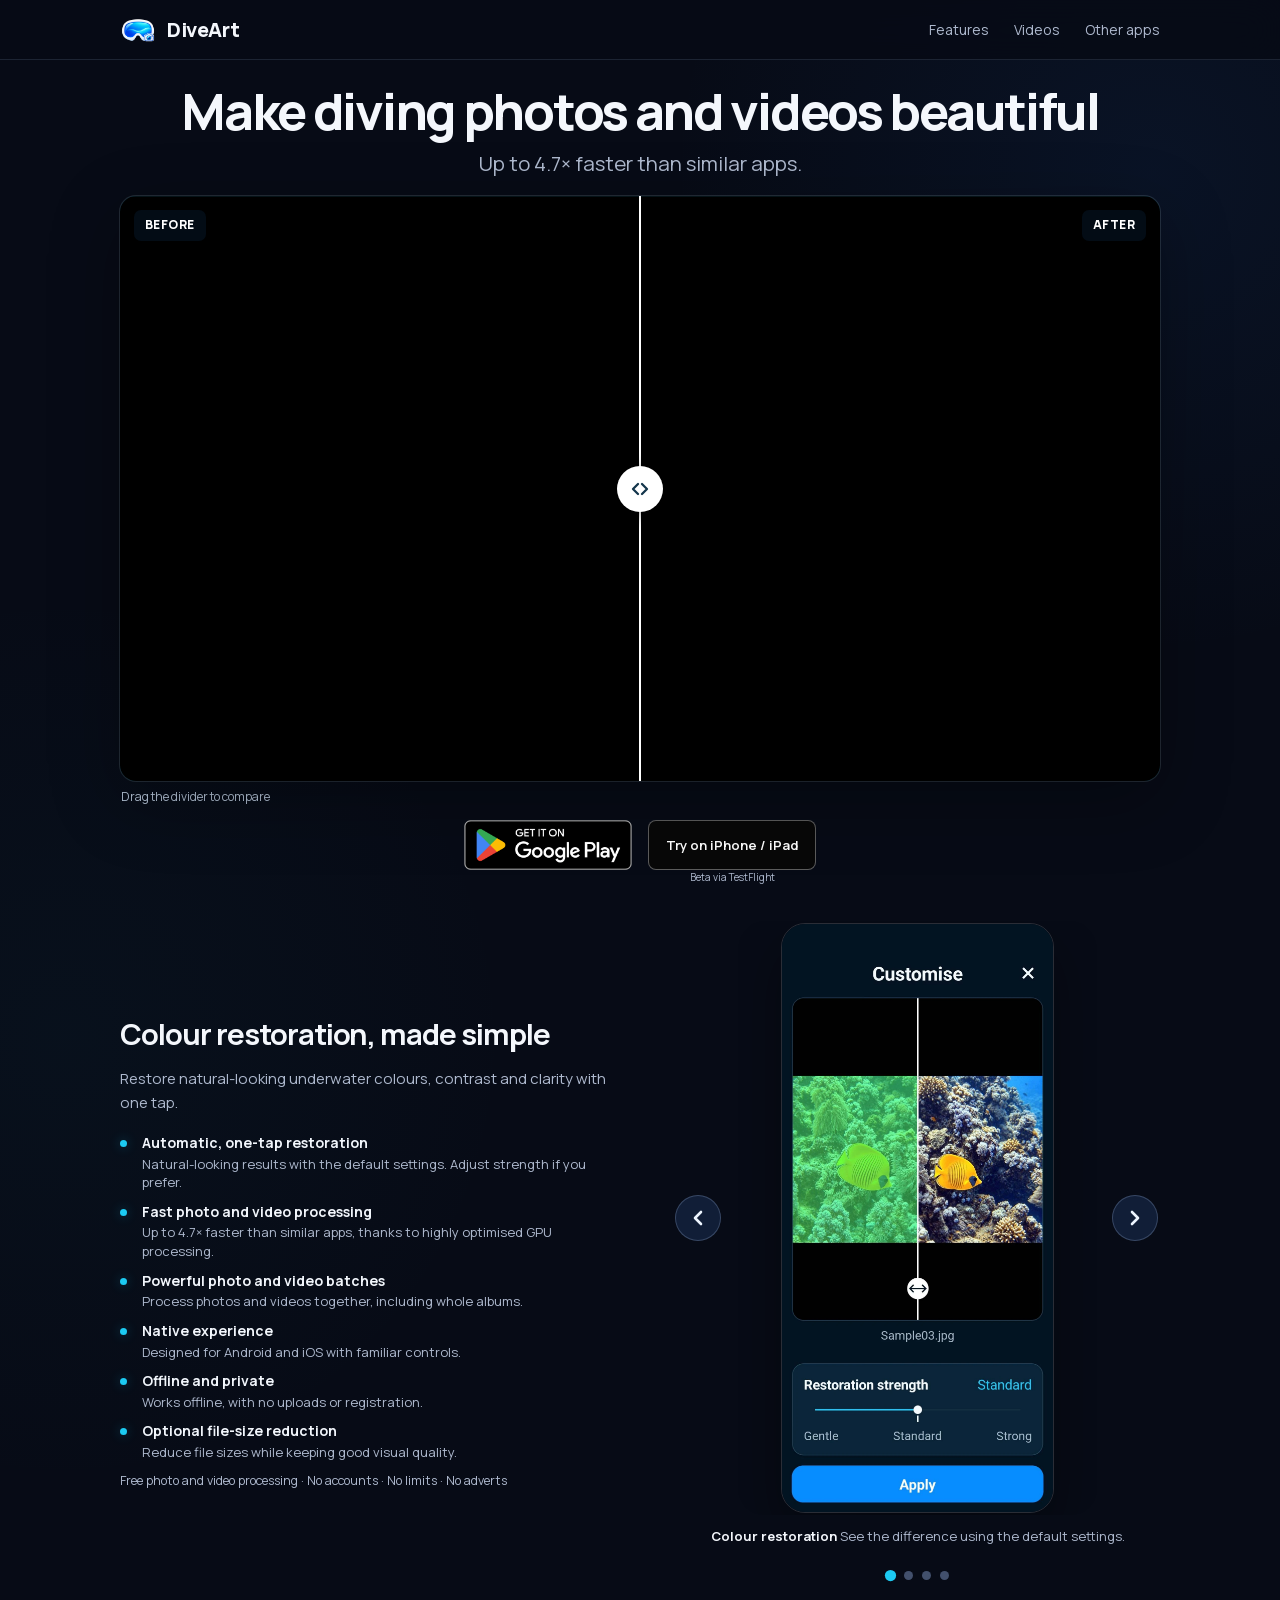
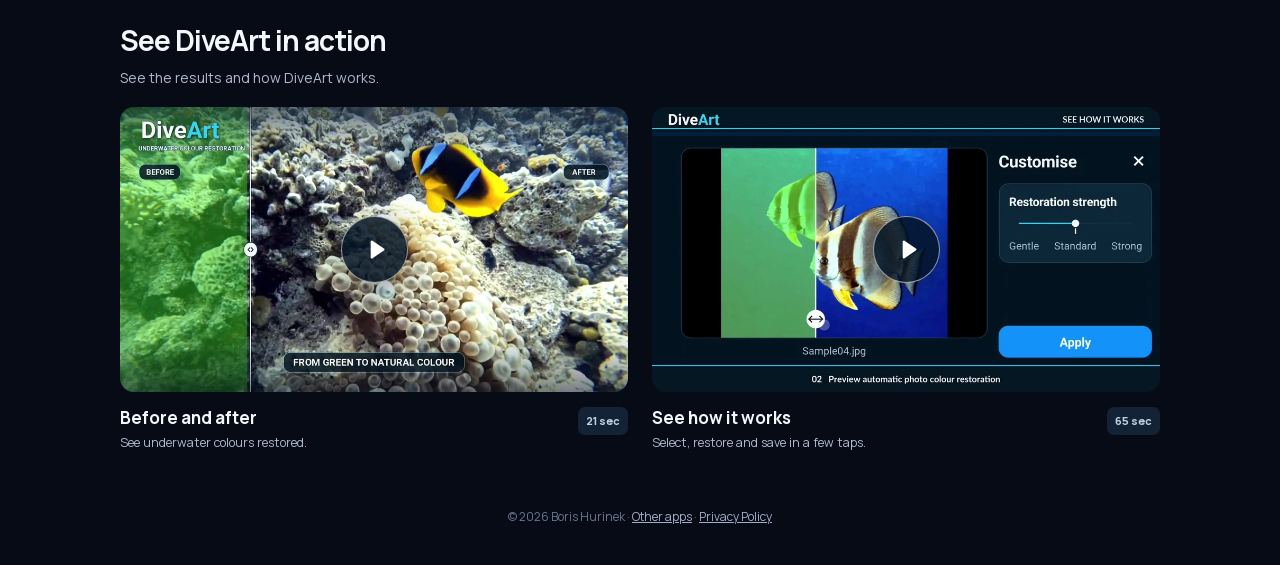
<file: index.html>
<!doctype html>
<html lang="en">
<head>
  <meta charset="utf-8">
  <meta name="viewport" content="width=device-width, initial-scale=1">
  <meta name="theme-color" content="#070b16">
  <meta name="description" content="Make diving photos and videos beautiful with DiveArt. Restore natural-looking underwater colours automatically, with one tap. Private, offline photo and video processing.">
  <title>DiveArt | Make diving photos and videos beautiful</title>
  <link rel="icon" href="favicon.ico" sizes="any">
  <link rel="icon" type="image/png" sizes="32x32" href="favicon-32x32.png">
  <link rel="apple-touch-icon" sizes="180x180" href="apple-touch-icon.png">
  <link rel="preload" href="assets/fonts/manrope-latin-vf.woff2" as="font" type="font/woff2" crossorigin>
  <link rel="stylesheet" href="assets/css/site.css">
  <link rel="stylesheet" href="assets/css/diveart-additions.css">
  <script src="assets/js/site.js" defer></script>
  <script src="assets/js/comparison.js" defer></script>
</head>
<body class="diveart-home">
  <a class="skip-link" href="#main">Skip to content</a>
  <header class="site-header" data-header>
    <div class="header-inner">
      <a class="brand" href="#top" aria-label="DiveArt home">
        <img class="brand-mark" src="assets/images/diveart/app-icon.webp" width="38" height="38" alt="">
        <span class="brand-name">DiveArt</span>
      </a>
      <nav class="site-nav" aria-label="Main navigation">
        <a class="nav-desktop" href="#features">Features</a>
        <a class="nav-desktop" href="#videos">Videos</a>
        <a href="apps.html">Other apps</a>
      </nav>
    </div>
  </header>
  <main id="main">
    <section class="diveart-hero" id="top" aria-labelledby="hero-title">
      <div class="shell">
        <h1 id="hero-title">Make diving photos and videos beautiful</h1>
        <p class="hero-subtitle">Up to 4.7× faster than similar apps.</p>
        <div class="comparison-wrap">
          <div class="comparison" data-comparison style="--split: 50%" aria-label="Underwater colour restoration before and after">
            <video data-combined-video class="comparison-source" autoplay muted playsinline loop preload="auto" aria-hidden="true">
              <source src="assets/videos/stingray-combined.mp4" type="video/mp4">
            </video>
            <canvas data-comparison-canvas class="comparison-canvas" width="1280" height="720" aria-hidden="true"></canvas>
            <span class="comparison-label comparison-label-before" aria-hidden="true">BEFORE</span>
            <span class="comparison-label comparison-label-after" aria-hidden="true">AFTER</span>
            <span class="comparison-divider" aria-hidden="true">
              <span class="comparison-handle">
                <svg viewBox="0 0 24 24" width="24" height="24" fill="none" aria-hidden="true" focusable="false">
                  <path d="M10 7L5 12L10 17M14 7L19 12L14 17" stroke="currentColor" stroke-width="2.3" stroke-linecap="round" stroke-linejoin="round"/>
                </svg>
              </span>
            </span>
            <input class="comparison-slider" data-comparison-slider type="range" min="0" max="100" value="50" step="1" aria-label="Compare BEFORE on the left and AFTER on the right">
            <button class="comparison-play" data-comparison-play type="button" hidden>Play video</button>
          </div>
          <div class="comparison-bottom">
            <span>Drag the divider to compare</span>
            <span class="comparison-status" data-comparison-status role="status" aria-live="polite"></span>
          </div>
        </div>
        <div class="hero-stores" aria-label="Download DiveArt">
          <a class="store-badge google-badge" href="https://play.google.com/store/apps/details?id=com.borishurinekapps.diveart" target="_blank" rel="noopener" aria-label="Get DiveArt on Google Play">
            
            <img class="store-official" src="assets/images/store-badges/google-play.png" alt="Get it on Google Play">
          </a>
          <a class="store-testflight" href="https://testflight.apple.com/join/rVzfcXkb" target="_blank" rel="noopener" aria-label="Try DiveArt on iPhone or iPad, beta via TestFlight">
            <span class="testflight-button">Try on iPhone / iPad</span>
            <small>Beta via TestFlight</small>
          </a>
        </div>
      </div>
    </section>
    <section class="diveart-details shell" id="features" aria-label="DiveArt features">
      <div class="diveart-features">
        <div class="diveart-feature-copy">
          <h2>Colour restoration, made simple</h2>
          <p class="app-description">Restore natural-looking underwater colours, contrast and clarity with one tap.</p>
<div aria-label="DiveArt highlights" class="feature-list">
<div class="feature-item"><span aria-hidden="true" class="feature-dot"></span><div><strong>Automatic, one-tap restoration</strong><span>Natural-looking results with the default settings. Adjust strength if you prefer.</span></div></div>
<div class="feature-item"><span aria-hidden="true" class="feature-dot"></span><div><strong>Fast photo and video processing</strong><span>Up to 4.7× faster than similar apps, thanks to highly optimised GPU processing.</span></div></div>
<div class="feature-item"><span aria-hidden="true" class="feature-dot"></span><div><strong>Powerful photo and video batches</strong><span>Process photos and videos together, including whole albums.</span></div></div>
<div class="feature-item"><span aria-hidden="true" class="feature-dot"></span><div><strong>Native experience</strong><span>Designed for Android and iOS with familiar controls.</span></div></div>
<div class="feature-item"><span aria-hidden="true" class="feature-dot"></span><div><strong>Offline and private</strong><span>Works offline, with no uploads or registration.</span></div></div>
<div class="feature-item"><span aria-hidden="true" class="feature-dot"></span><div><strong>Optional file-size reduction</strong><span>Reduce file sizes while keeping good visual quality.</span></div></div>
</div>
<p class="diveart-benefits">Free photo and video processing · No accounts · No limits · No adverts</p>
        </div>
        <div class="diveart-gallery"><div aria-label="DiveArt screenshots" class="carousel" data-carousel=""><div class="carousel-shell"><button aria-label="Previous DiveArt screenshot" class="carousel-arrow carousel-prev" data-carousel-prev="" type="button"><svg aria-hidden="true" fill="none" focusable="false" height="24" viewbox="0 0 24 24" width="24"><path d="M15 18L9 12L15 6" stroke="currentColor" stroke-linecap="round" stroke-linejoin="round" stroke-width="2.6"></path></svg></button><div class="carousel-viewport" data-carousel-viewport="" tabindex="0"><div class="carousel-track" data-carousel-track=""><figure class="carousel-slide" data-caption="Colour restoration | See the difference using the default settings."><img alt="DiveArt before and after underwater colour restoration comparison" class="carousel-image" draggable="false" height="2340" loading="lazy" src="assets/images/diveart/customise.webp" width="1080"/></figure><figure class="carousel-slide" data-caption="One gallery | Browse photos and videos together."><img alt="DiveArt gallery selecting underwater photos and videos" class="carousel-image" draggable="false" height="2340" loading="lazy" src="assets/images/diveart/gallery.webp" width="1080"/></figure><figure class="carousel-slide" data-caption="Batch results | View your restored photos and videos."><img alt="DiveArt batch results showing underwater photos processed" class="carousel-image" draggable="false" height="2340" loading="lazy" src="assets/images/diveart/results.webp" width="1080"/></figure><figure class="carousel-slide" data-caption="Range selection | Select groups of photos with fewer taps."><img alt="DiveArt range selection tips for choosing many photos" class="carousel-image" draggable="false" height="2622" loading="lazy" src="assets/images/diveart/selection.webp" width="1206"/></figure></div></div><button aria-label="Next DiveArt screenshot" class="carousel-arrow carousel-next" data-carousel-next="" type="button"><svg aria-hidden="true" fill="none" focusable="false" height="24" viewbox="0 0 24 24" width="24"><path d="M9 6L15 12L9 18" stroke="currentColor" stroke-linecap="round" stroke-linejoin="round" stroke-width="2.6"></path></svg></button></div><p aria-live="polite" class="carousel-caption" data-carousel-caption=""></p><div aria-label="Choose DiveArt screenshot" class="carousel-dots" data-carousel-dots=""></div></div></div>
      </div>
      <div id="videos"><section aria-labelledby="diveart-videos-title" class="diveart-videos">
<div class="diveart-videos-heading">
<div>
<h2 id="diveart-videos-title">See DiveArt in action</h2>
<p>See the results and how DiveArt works.</p>
</div>
</div>
<div class="diveart-video-grid">
<article class="diveart-video-card">
<div class="diveart-video-frame">
<video aria-label="DiveArt before-and-after colour restoration video" class="diveart-video-player" data-video-src="assets/videos/DiveArt_Promo_01_Landscape.mp4" playsinline poster="assets/images/diveart/promo-poster.webp" preload="none" width="960" height="540" controlsList="nodownload" oncontextmenu="return false;"></video>
<button aria-label="Play DiveArt before-and-after promotional video (21 seconds)" class="diveart-video-start" data-video-open type="button">
<span aria-hidden="true" class="diveart-video-play"><svg fill="currentColor" focusable="false" height="29" viewbox="0 0 24 24" width="29"><path d="M8 5.6v12.8c0 .8.85 1.3 1.54.9l9.38-6.4a1.1 1.1 0 0 0 0-1.8L9.54 4.7A1.04 1.04 0 0 0 8 5.6Z"></path></svg></span>
</button>
</div>
<div class="diveart-video-info"><div><h3>Before and after</h3><p>See underwater colours restored.</p></div><span class="diveart-video-duration">21 sec</span></div>
</article>
<article class="diveart-video-card">
<div class="diveart-video-frame">
<video aria-label="See how DiveArt works: selecting, restoring and saving underwater photos and videos" class="diveart-video-player" data-video-src="assets/videos/DiveArt_Workflow_01_Landscape.mp4" playsinline poster="assets/images/diveart/workflow-poster.webp" preload="none" width="960" height="540" controlsList="nodownload" oncontextmenu="return false;"></video>
<button aria-label="Play DiveArt workflow demonstration (65 seconds)" class="diveart-video-start" data-video-open type="button">
<span aria-hidden="true" class="diveart-video-play"><svg fill="currentColor" focusable="false" height="29" viewbox="0 0 24 24" width="29"><path d="M8 5.6v12.8c0 .8.85 1.3 1.54.9l9.38-6.4a1.1 1.1 0 0 0 0-1.8L9.54 4.7A1.04 1.04 0 0 0 8 5.6Z"></path></svg></span>
</button>
</div>
<div class="diveart-video-info"><div><h3>See how it works</h3><p>Select, restore and save in a few taps.</p></div><span class="diveart-video-duration">65 sec</span></div>
</article>
</div>
<noscript><p class="diveart-video-noscript">Videos: <a href="assets/videos/DiveArt_Promo_01_Landscape.mp4">before and after</a> | <a href="assets/videos/DiveArt_Workflow_01_Landscape.mp4">how it works</a>.</p></noscript>
</section></div>
    </section>
  </main>
  <footer class="site-footer"><div class="shell"><p>© 2026 Boris Hurinek · <a href="apps.html">Other apps</a> · <a href="diveart-privacy.html">Privacy Policy</a></p></div></footer>
</body>
</html>
</file>
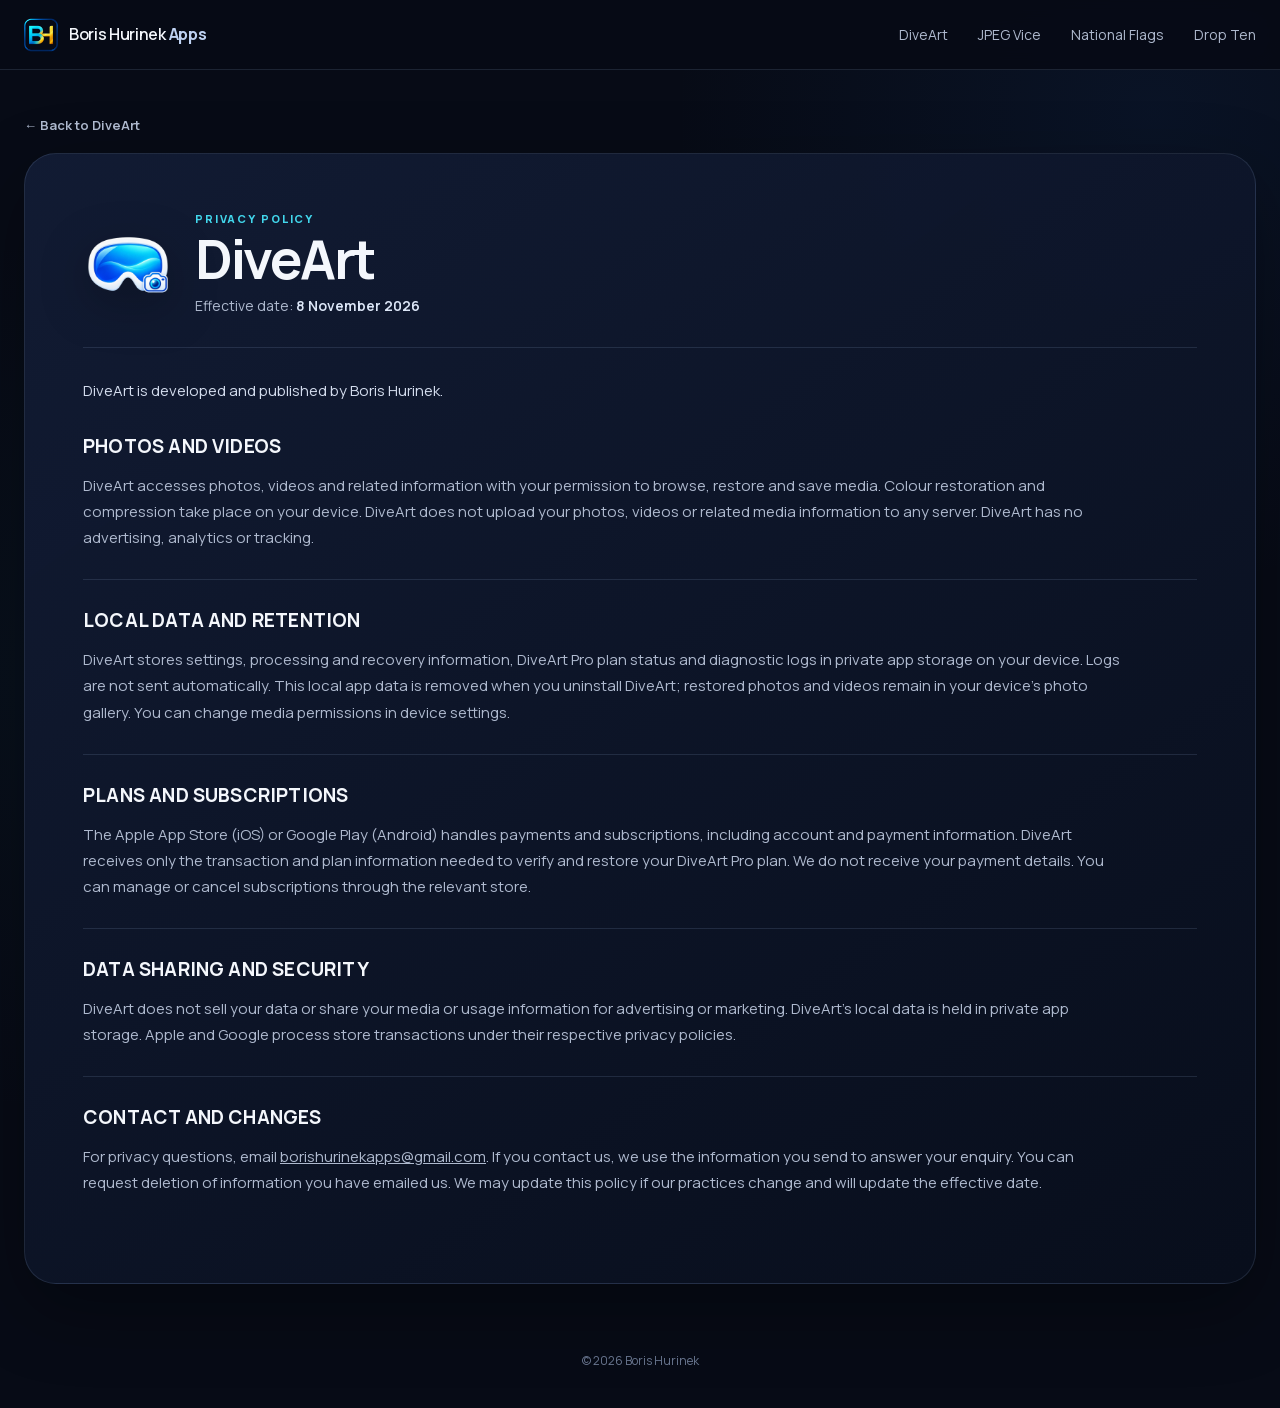
<file: diveart-privacy.html>
<!doctype html>
<html lang="en">
<head>
  <meta charset="utf-8">
  <meta name="viewport" content="width=device-width, initial-scale=1">
  <meta name="theme-color" content="#070b16">
  <meta name="description" content="Privacy Policy for DiveArt, developed and published by Boris Hurinek.">
  <title>DiveArt Privacy Policy | Boris Hurinek Apps</title>

  <link rel="icon" href="favicon.ico" sizes="any">
  <link rel="icon" type="image/png" sizes="32x32" href="favicon-32x32.png">
  <link rel="apple-touch-icon" sizes="180x180" href="apple-touch-icon.png">

  <link rel="preload" href="assets/fonts/manrope-latin-vf.woff2" as="font" type="font/woff2" crossorigin>
  <link rel="stylesheet" href="assets/css/site.css">
</head>
<body class="policy-page">
  <a class="skip-link" href="#main">Skip to content</a>

  <header class="site-header is-scrolled">
    <div class="header-inner">
      <a class="brand" href="index.html" aria-label="Boris Hurinek Apps, home">
        <img class="brand-mark" src="assets/images/site-mark.png" width="38" height="38" alt="">
        <span class="brand-name">Boris Hurinek <strong>Apps</strong></span>
      </a>
      <nav class="site-nav" aria-label="Primary navigation">
        <a href="index.html#diveart">DiveArt</a>
        <a href="index.html#jpeg-vice">JPEG Vice</a>
        <a href="index.html#national-flags">National Flags</a>
        <a href="index.html#drop-ten">Drop Ten</a>
      </nav>
    </div>
  </header>

  <main id="main" class="policy-main">
    <div class="shell policy-shell">
      <a class="back-link" href="index.html#diveart">← Back to DiveArt</a>

      <article class="policy-card">
        <header class="policy-header">
          <img class="policy-app-icon" src="assets/images/diveart/app-icon.webp" alt="DiveArt app icon" width="512" height="512">
          <div>
            <p class="policy-kicker">PRIVACY POLICY</p>
            <h1>DiveArt</h1>
            <p class="policy-effective">Effective date: <strong>8 November 2026</strong></p>
          </div>
        </header>

        <p>DiveArt is developed and published by Boris Hurinek.</p>

        <section class="policy-section">
          <h2>Photos and videos</h2>
          <p>DiveArt accesses photos, videos and related information with your permission to browse, restore and save media. Colour restoration and compression take place on your device. DiveArt does not upload your photos, videos or related media information to any server. DiveArt has no advertising, analytics or tracking.</p>
        </section>

        <section class="policy-section">
          <h2>Local data and retention</h2>
          <p>DiveArt stores settings, processing and recovery information, DiveArt Pro plan status and diagnostic logs in private app storage on your device. Logs are not sent automatically. This local app data is removed when you uninstall DiveArt; restored photos and videos remain in your device's photo gallery. You can change media permissions in device settings.</p>
        </section>

        <section class="policy-section">
          <h2>Plans and subscriptions</h2>
          <p>The Apple App Store (iOS) or Google Play (Android) handles payments and subscriptions, including account and payment information. DiveArt receives only the transaction and plan information needed to verify and restore your DiveArt Pro plan. We do not receive your payment details. You can manage or cancel subscriptions through the relevant store.</p>
        </section>

        <section class="policy-section">
          <h2>Data sharing and security</h2>
          <p>DiveArt does not sell your data or share your media or usage information for advertising or marketing. DiveArt's local data is held in private app storage. Apple and Google process store transactions under their respective privacy policies.</p>
        </section>

        <section class="policy-section">
          <h2>Contact and changes</h2>
          <p>For privacy questions, email <a href="mailto:borishurinekapps@gmail.com">borishurinekapps@gmail.com</a>. If you contact us, we use the information you send to answer your enquiry. You can request deletion of information you have emailed us. We may update this policy if our practices change and will update the effective date.</p>
        </section>
      </article>
    </div>
  </main>

  <footer class="site-footer">
    <div class="shell"><p>© 2026 Boris Hurinek</p></div>
  </footer>
</body>
</html>
</file>
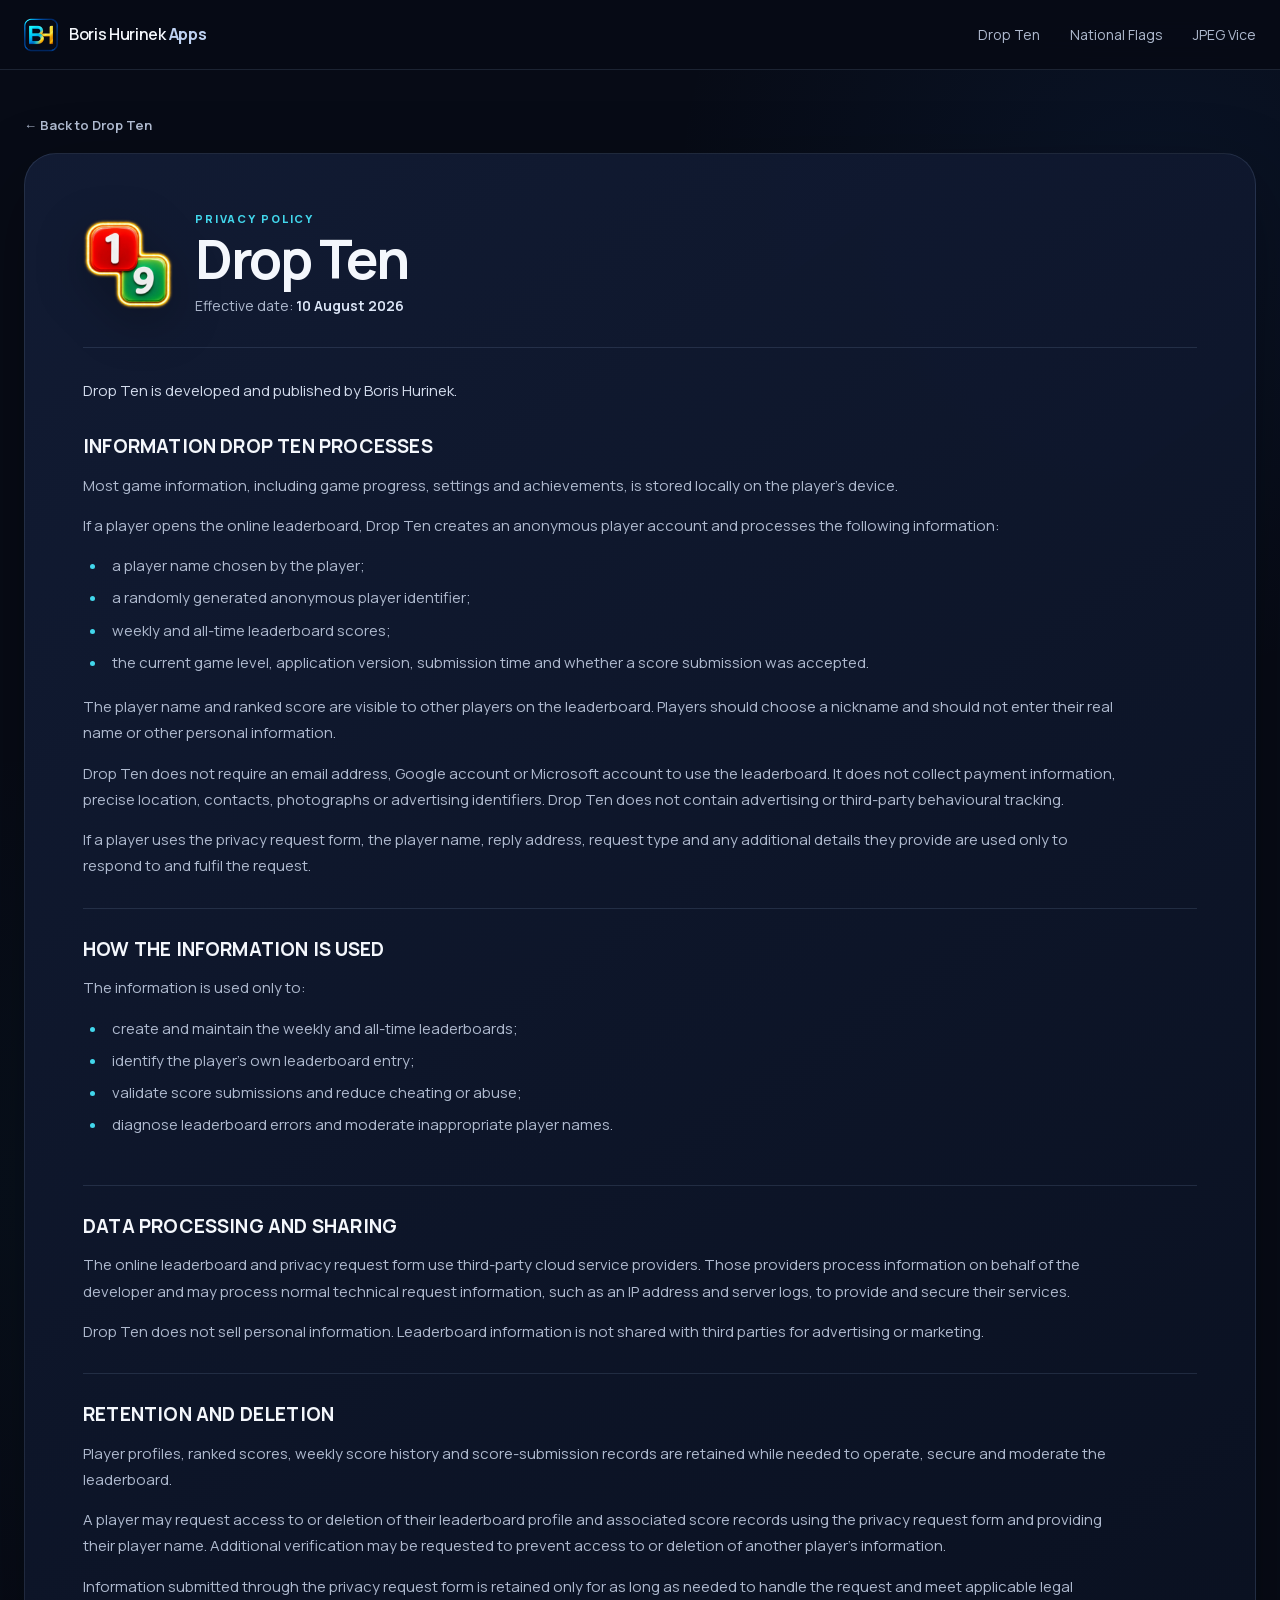
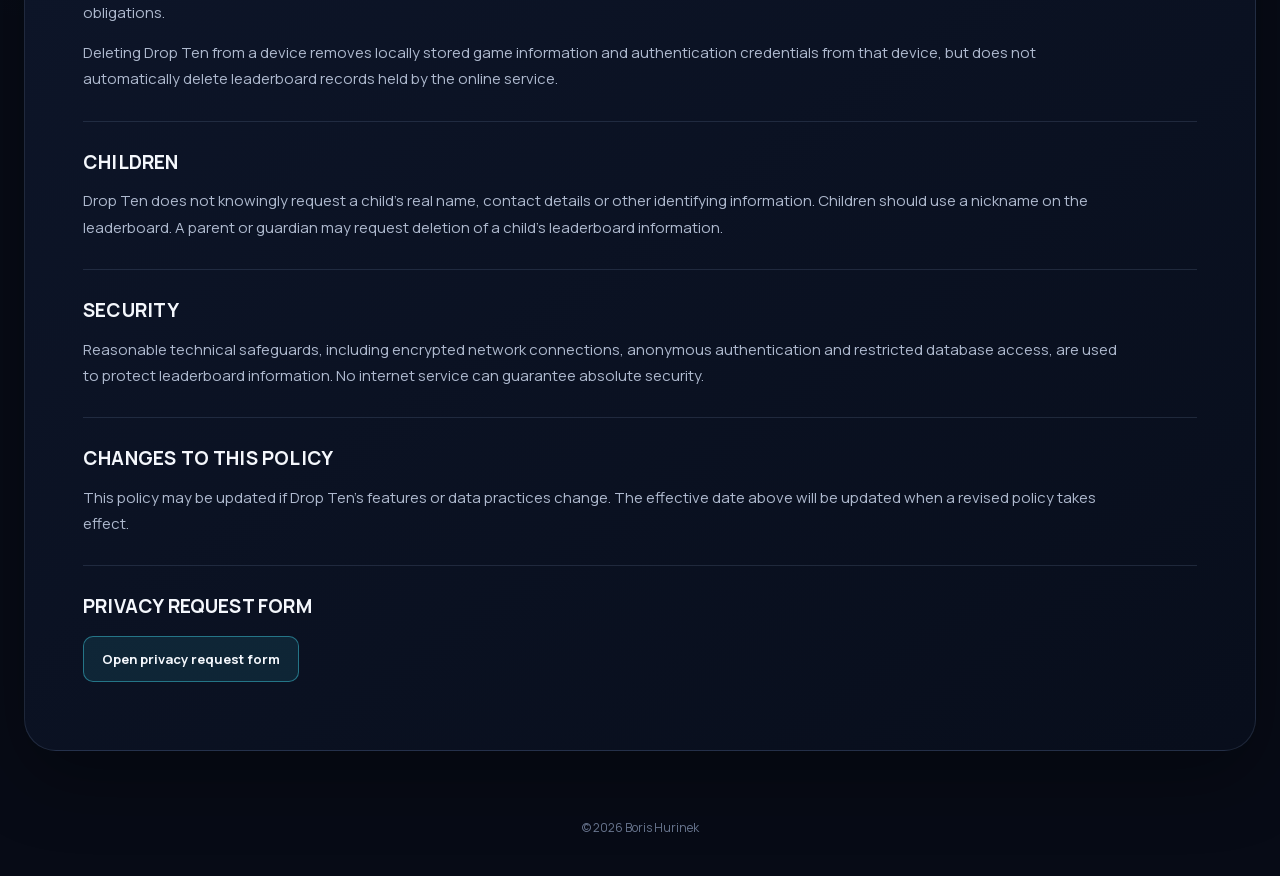
<file: drop-ten-privacy.html>
<!doctype html>
<html lang="en">
<head>
  <meta charset="utf-8">
  <meta name="viewport" content="width=device-width, initial-scale=1">
  <meta name="theme-color" content="#070b16">
  <meta name="description" content="Privacy Policy for Drop Ten, developed and published by Boris Hurinek.">
  <title>Drop Ten Privacy Policy | Boris Hurinek Apps</title>

  <link rel="icon" href="favicon.ico" sizes="any">
  <link rel="icon" type="image/png" sizes="32x32" href="favicon-32x32.png">
  <link rel="apple-touch-icon" sizes="180x180" href="apple-touch-icon.png">

  <link rel="preload" href="assets/fonts/manrope-latin-vf.woff2" as="font" type="font/woff2" crossorigin>
  <link rel="stylesheet" href="assets/css/site.css">
</head>
<body class="policy-page">
  <a class="skip-link" href="#main">Skip to content</a>

  <header class="site-header is-scrolled">
    <div class="header-inner">
      <a class="brand" href="index.html" aria-label="Boris Hurinek Apps, home">
        <img class="brand-mark" src="assets/images/site-mark.png" width="38" height="38" alt="">
        <span class="brand-name">Boris Hurinek <strong>Apps</strong></span>
      </a>
      <nav class="site-nav" aria-label="Primary navigation">
        <a href="index.html#drop-ten">Drop Ten</a>
        <a href="index.html#national-flags">National Flags</a>
        <a href="index.html#jpeg-vice">JPEG Vice</a>
      </nav>
    </div>
  </header>

  <main id="main" class="policy-main">
    <div class="shell policy-shell">
      <a class="back-link" href="index.html#drop-ten">← Back to Drop Ten</a>

      <article class="policy-card">
        <header class="policy-header">
          <img class="policy-app-icon" src="assets/images/drop-ten/app-icon.webp" alt="Drop Ten app icon" width="512" height="512">
          <div>
            <p class="policy-kicker">PRIVACY POLICY</p>
            <h1>Drop Ten</h1>
            <p class="policy-effective">Effective date: <strong>10 August 2026</strong></p>
          </div>
        </header>

        <p>Drop Ten is developed and published by Boris Hurinek.</p>

        <section class="policy-section">
          <h2>Information Drop Ten processes</h2>
          <p>Most game information, including game progress, settings and achievements, is stored locally on the player's device.</p>
          <p>If a player opens the online leaderboard, Drop Ten creates an anonymous player account and processes the following information:</p>
          <ul>
            <li>a player name chosen by the player;</li>
            <li>a randomly generated anonymous player identifier;</li>
            <li>weekly and all-time leaderboard scores;</li>
            <li>the current game level, application version, submission time and whether a score submission was accepted.</li>
          </ul>
          <p>The player name and ranked score are visible to other players on the leaderboard. Players should choose a nickname and should not enter their real name or other personal information.</p>
          <p>Drop Ten does not require an email address, Google account or Microsoft account to use the leaderboard. It does not collect payment information, precise location, contacts, photographs or advertising identifiers. Drop Ten does not contain advertising or third-party behavioural tracking.</p>
          <p>If a player uses the privacy request form, the player name, reply address, request type and any additional details they provide are used only to respond to and fulfil the request.</p>
        </section>

        <section class="policy-section">
          <h2>How the information is used</h2>
          <p>The information is used only to:</p>
          <ul>
            <li>create and maintain the weekly and all-time leaderboards;</li>
            <li>identify the player's own leaderboard entry;</li>
            <li>validate score submissions and reduce cheating or abuse;</li>
            <li>diagnose leaderboard errors and moderate inappropriate player names.</li>
          </ul>
        </section>

        <section class="policy-section">
          <h2>Data processing and sharing</h2>
          <p>The online leaderboard and privacy request form use third-party cloud service providers. Those providers process information on behalf of the developer and may process normal technical request information, such as an IP address and server logs, to provide and secure their services.</p>
          <p>Drop Ten does not sell personal information. Leaderboard information is not shared with third parties for advertising or marketing.</p>
        </section>

        <section class="policy-section">
          <h2>Retention and deletion</h2>
          <p>Player profiles, ranked scores, weekly score history and score-submission records are retained while needed to operate, secure and moderate the leaderboard.</p>
          <p>A player may request access to or deletion of their leaderboard profile and associated score records using the privacy request form and providing their player name. Additional verification may be requested to prevent access to or deletion of another player's information.</p>
          <p>Information submitted through the privacy request form is retained only for as long as needed to handle the request and meet applicable legal obligations.</p>
          <p>Deleting Drop Ten from a device removes locally stored game information and authentication credentials from that device, but does not automatically delete leaderboard records held by the online service.</p>
        </section>

        <section class="policy-section">
          <h2>Children</h2>
          <p>Drop Ten does not knowingly request a child's real name, contact details or other identifying information. Children should use a nickname on the leaderboard. A parent or guardian may request deletion of a child's leaderboard information.</p>
        </section>

        <section class="policy-section">
          <h2>Security</h2>
          <p>Reasonable technical safeguards, including encrypted network connections, anonymous authentication and restricted database access, are used to protect leaderboard information. No internet service can guarantee absolute security.</p>
        </section>

        <section class="policy-section">
          <h2>Changes to this policy</h2>
          <p>This policy may be updated if Drop Ten's features or data practices change. The effective date above will be updated when a revised policy takes effect.</p>
        </section>

        <section class="policy-section policy-request">
          <h2>Privacy request form</h2>
          <a class="policy-button" href="https://forms.cloud.microsoft/r/HHPSnJedVT" target="_blank" rel="noopener">Open privacy request form</a>
        </section>
      </article>
    </div>
  </main>

  <footer class="site-footer">
    <div class="shell"><p>© 2026 Boris Hurinek</p></div>
  </footer>
</body>
</html>
</file>
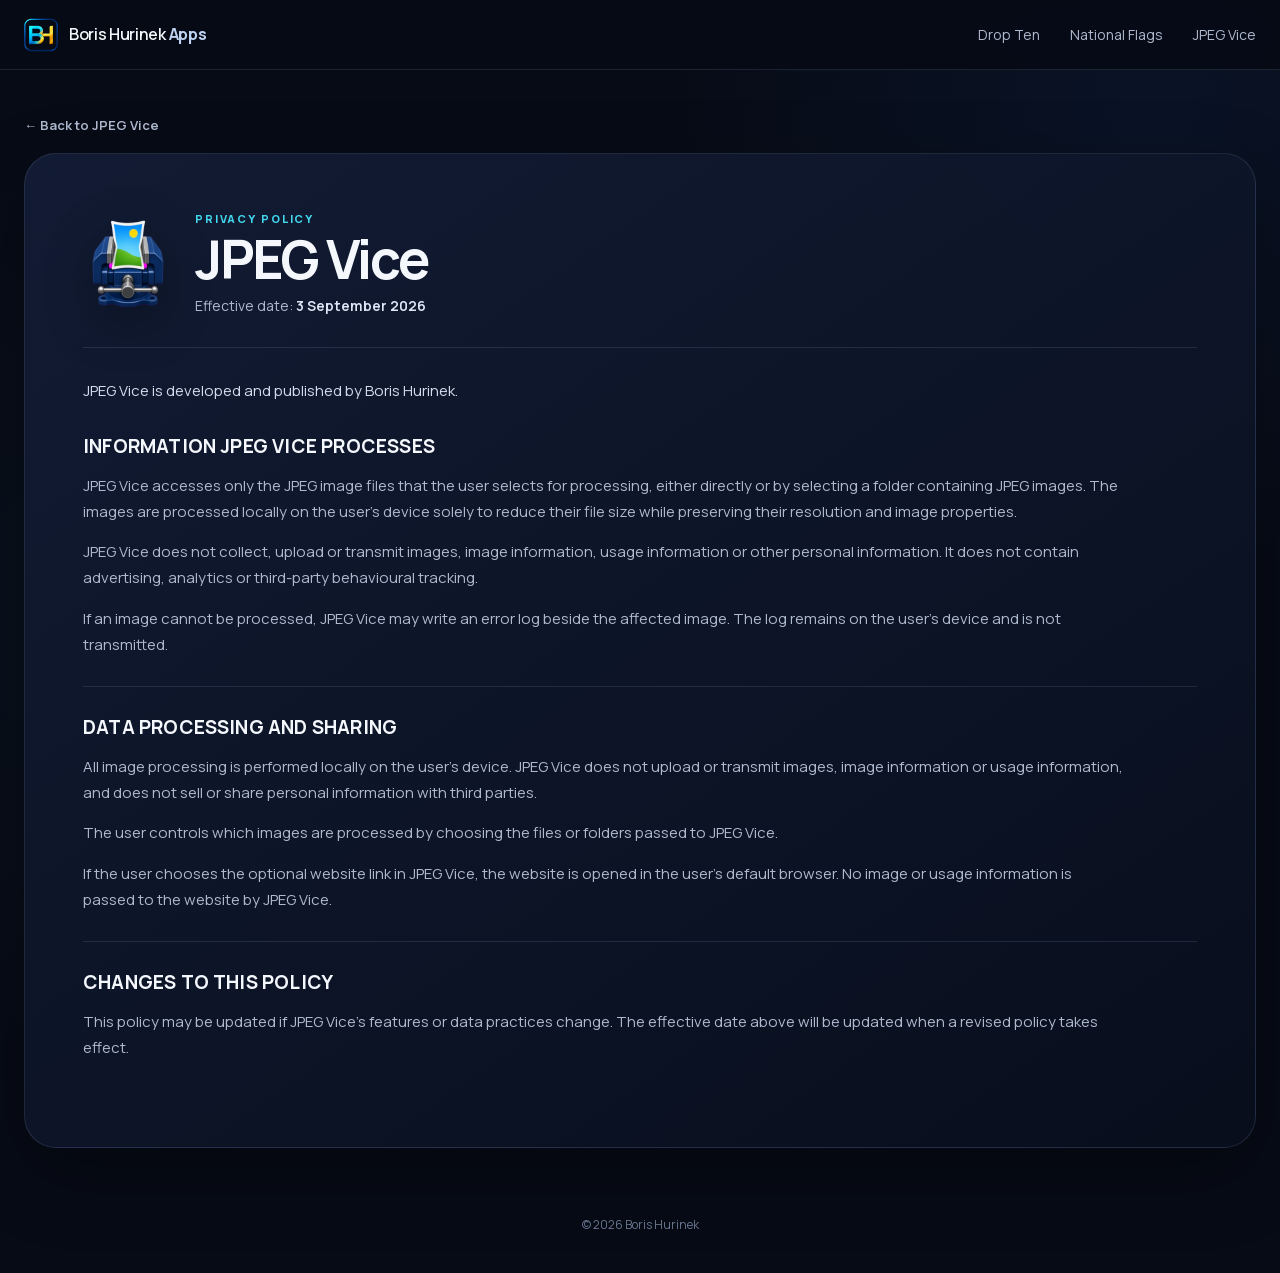
<file: jpeg-vice-privacy.html>
<!doctype html>
<html lang="en">
<head>
  <meta charset="utf-8">
  <meta name="viewport" content="width=device-width, initial-scale=1">
  <meta name="theme-color" content="#070b16">
  <meta name="description" content="Privacy Policy for JPEG Vice, developed and published by Boris Hurinek.">
  <title>JPEG Vice Privacy Policy | Boris Hurinek Apps</title>

  <link rel="icon" href="favicon.ico" sizes="any">
  <link rel="icon" type="image/png" sizes="32x32" href="favicon-32x32.png">
  <link rel="apple-touch-icon" sizes="180x180" href="apple-touch-icon.png">

  <link rel="preload" href="assets/fonts/manrope-latin-vf.woff2" as="font" type="font/woff2" crossorigin>
  <link rel="stylesheet" href="assets/css/site.css">
</head>
<body class="policy-page">
  <a class="skip-link" href="#main">Skip to content</a>

  <header class="site-header is-scrolled">
    <div class="header-inner">
      <a class="brand" href="index.html" aria-label="Boris Hurinek Apps, home">
        <img class="brand-mark" src="assets/images/site-mark.png" width="38" height="38" alt="">
        <span class="brand-name">Boris Hurinek <strong>Apps</strong></span>
      </a>
      <nav class="site-nav" aria-label="Primary navigation">
        <a href="index.html#drop-ten">Drop Ten</a>
        <a href="index.html#national-flags">National Flags</a>
        <a href="index.html#jpeg-vice">JPEG Vice</a>
      </nav>
    </div>
  </header>

  <main id="main" class="policy-main">
    <div class="shell policy-shell">
      <a class="back-link" href="index.html#jpeg-vice">← Back to JPEG Vice</a>

      <article class="policy-card">
        <header class="policy-header">
          <img class="policy-app-icon" src="assets/images/jpeg-vice/JPEGVice.webp" alt="JPEG Vice app icon" width="512" height="512">
          <div>
            <p class="policy-kicker">PRIVACY POLICY</p>
            <h1>JPEG Vice</h1>
            <p class="policy-effective">Effective date: <strong>3 September 2026</strong></p>
          </div>
        </header>

        <p>JPEG Vice is developed and published by Boris Hurinek.</p>

        <section class="policy-section">
          <h2>Information JPEG Vice processes</h2>
          <p>JPEG Vice accesses only the JPEG image files that the user selects for processing, either directly or by selecting a folder containing JPEG images. The images are processed locally on the user's device solely to reduce their file size while preserving their resolution and image properties.</p>
          <p>JPEG Vice does not collect, upload or transmit images, image information, usage information or other personal information. It does not contain advertising, analytics or third-party behavioural tracking.</p>
          <p>If an image cannot be processed, JPEG Vice may write an error log beside the affected image. The log remains on the user's device and is not transmitted.</p>
        </section>

        <section class="policy-section">
          <h2>Data processing and sharing</h2>
          <p>All image processing is performed locally on the user's device. JPEG Vice does not upload or transmit images, image information or usage information, and does not sell or share personal information with third parties.</p>
          <p>The user controls which images are processed by choosing the files or folders passed to JPEG Vice.</p>
          <p>If the user chooses the optional website link in JPEG Vice, the website is opened in the user's default browser. No image or usage information is passed to the website by JPEG Vice.</p>
        </section>

        <section class="policy-section">
          <h2>Changes to this policy</h2>
          <p>This policy may be updated if JPEG Vice's features or data practices change. The effective date above will be updated when a revised policy takes effect.</p>
        </section>
      </article>
    </div>
  </main>

  <footer class="site-footer">
    <div class="shell"><p>© 2026 Boris Hurinek</p></div>
  </footer>
</body>
</html>
</file>
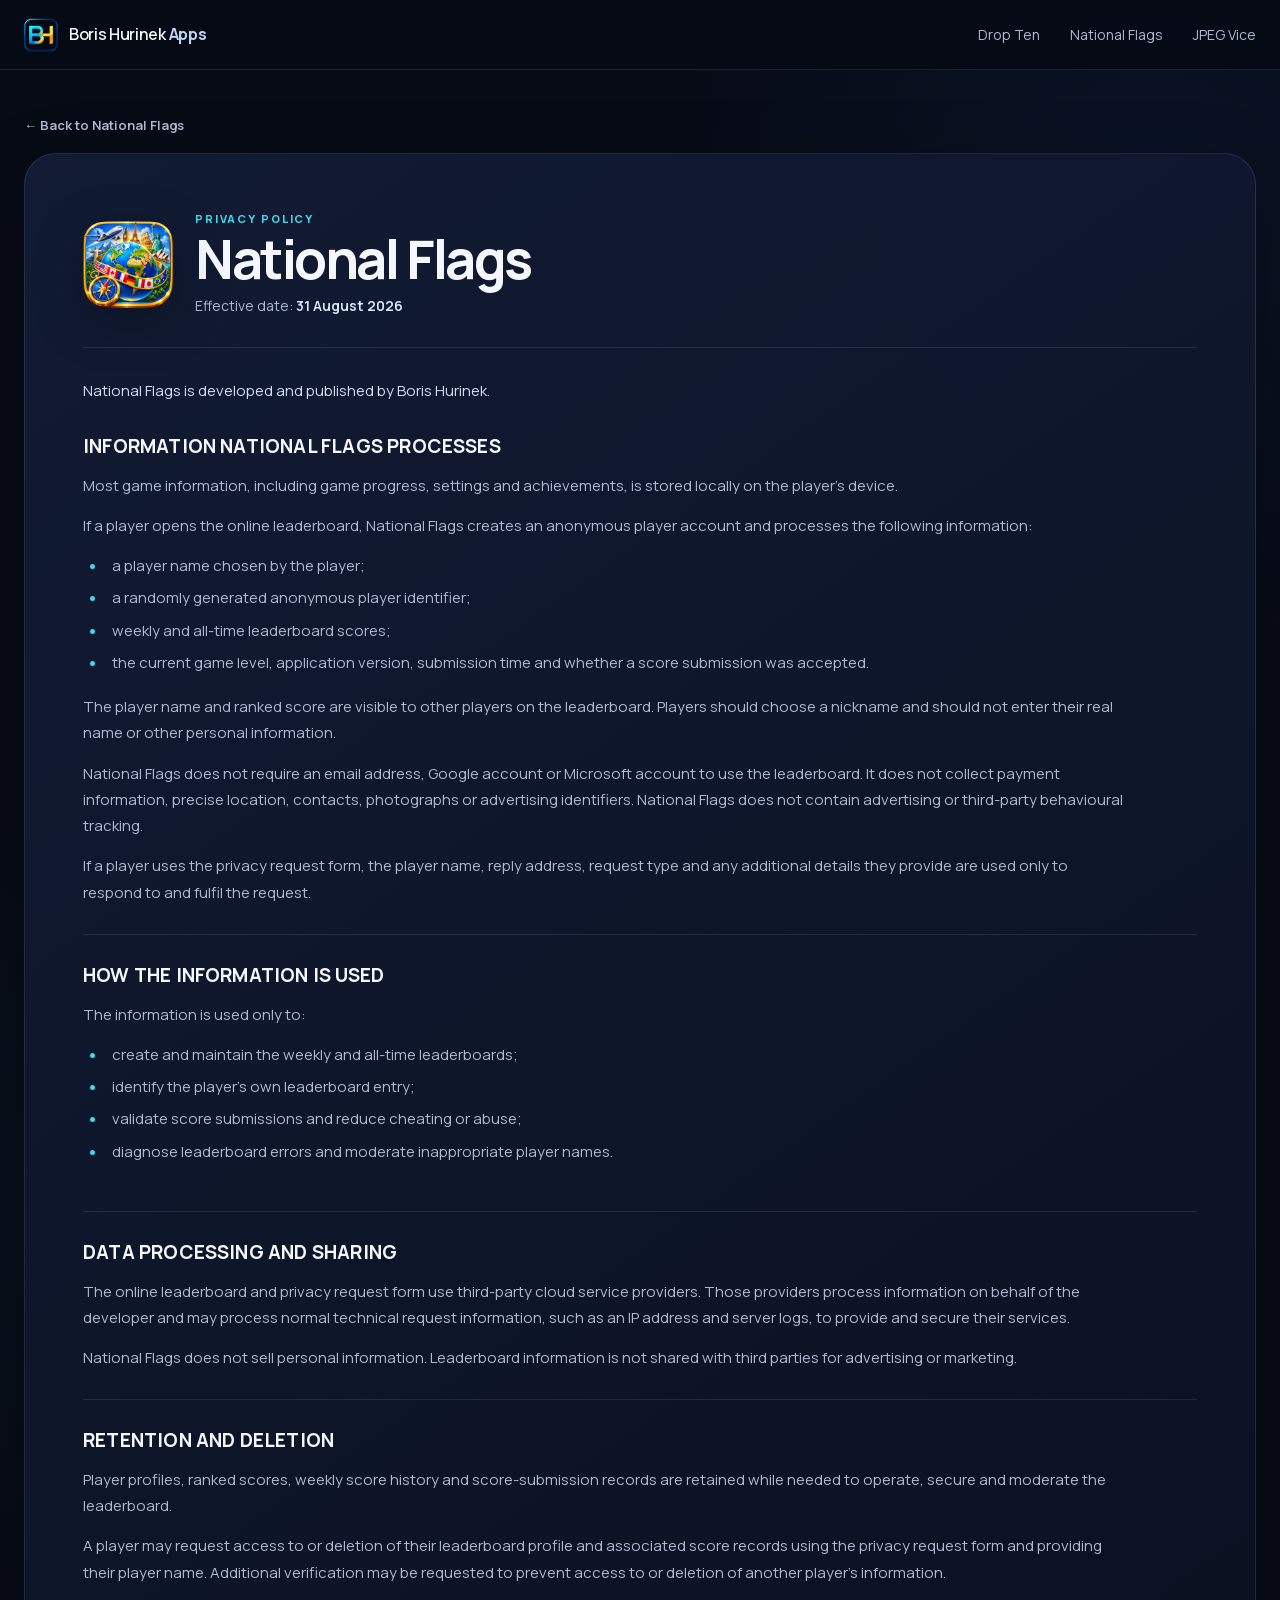
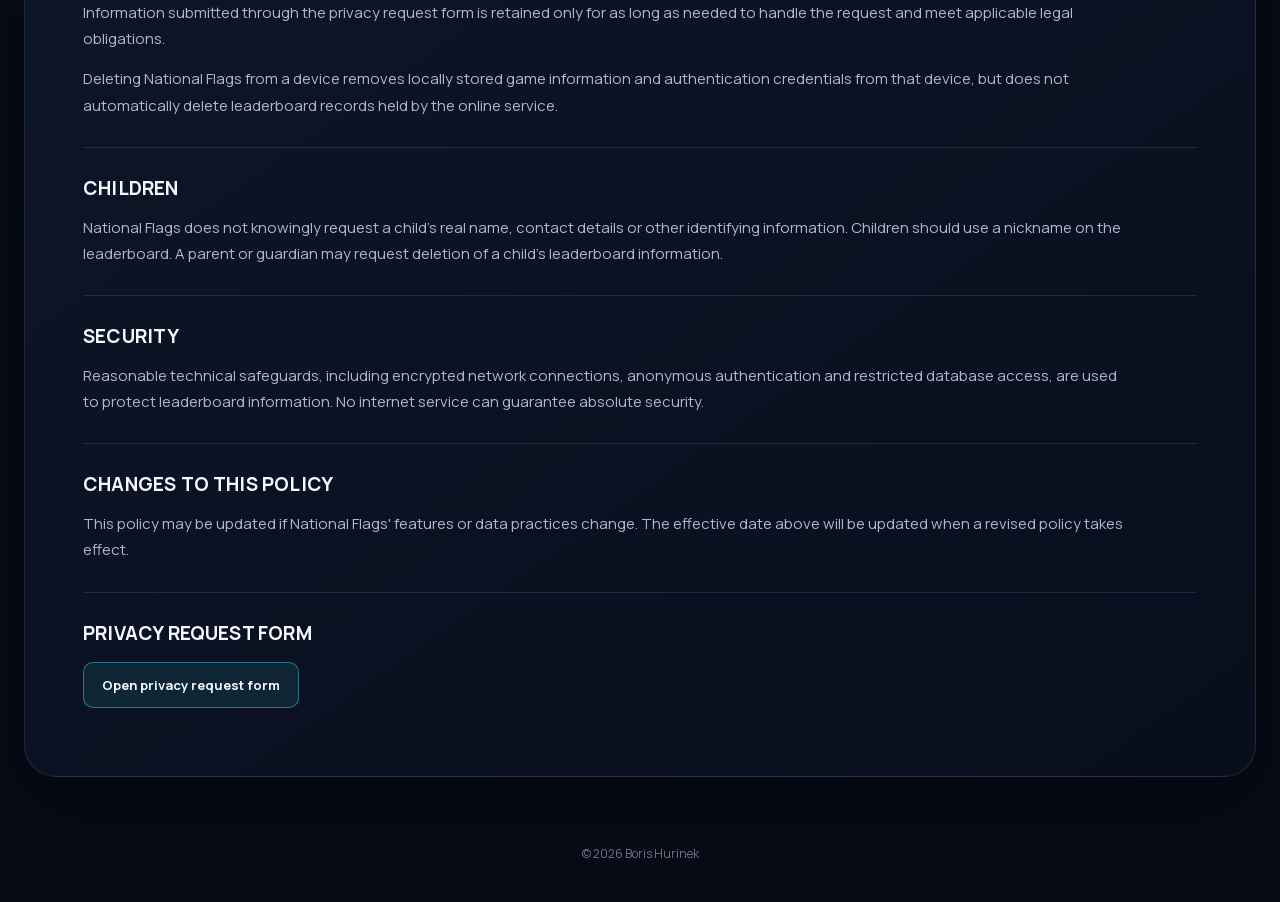
<file: national-flags-privacy.html>
<!doctype html>
<html lang="en">
<head>
  <meta charset="utf-8">
  <meta name="viewport" content="width=device-width, initial-scale=1">
  <meta name="theme-color" content="#070b16">
  <meta name="description" content="Privacy Policy for National Flags, developed and published by Boris Hurinek.">
  <title>National Flags Privacy Policy | Boris Hurinek Apps</title>

  <link rel="icon" href="favicon.ico" sizes="any">
  <link rel="icon" type="image/png" sizes="32x32" href="favicon-32x32.png">
  <link rel="apple-touch-icon" sizes="180x180" href="apple-touch-icon.png">

  <link rel="preload" href="assets/fonts/manrope-latin-vf.woff2" as="font" type="font/woff2" crossorigin>
  <link rel="stylesheet" href="assets/css/site.css">
</head>
<body class="policy-page">
  <a class="skip-link" href="#main">Skip to content</a>

  <header class="site-header is-scrolled">
    <div class="header-inner">
      <a class="brand" href="index.html" aria-label="Boris Hurinek Apps, home">
        <img class="brand-mark" src="assets/images/site-mark.png" width="38" height="38" alt="">
        <span class="brand-name">Boris Hurinek <strong>Apps</strong></span>
      </a>
      <nav class="site-nav" aria-label="Primary navigation">
        <a href="index.html#drop-ten">Drop Ten</a>
        <a href="index.html#national-flags">National Flags</a>
        <a href="index.html#jpeg-vice">JPEG Vice</a>
      </nav>
    </div>
  </header>

  <main id="main" class="policy-main">
    <div class="shell policy-shell">
      <a class="back-link" href="index.html#national-flags">← Back to National Flags</a>

      <article class="policy-card">
        <header class="policy-header">
          <img class="policy-app-icon" src="assets/images/national-flags/app-icon.webp" alt="National Flags app icon" width="512" height="512">
          <div>
            <p class="policy-kicker">PRIVACY POLICY</p>
            <h1>National Flags</h1>
            <p class="policy-effective">Effective date: <strong>31 August 2026</strong></p>
          </div>
        </header>

        <p>National Flags is developed and published by Boris Hurinek.</p>

        <section class="policy-section">
          <h2>Information National Flags processes</h2>
          <p>Most game information, including game progress, settings and achievements, is stored locally on the player's device.</p>
          <p>If a player opens the online leaderboard, National Flags creates an anonymous player account and processes the following information:</p>
          <ul>
            <li>a player name chosen by the player;</li>
            <li>a randomly generated anonymous player identifier;</li>
            <li>weekly and all-time leaderboard scores;</li>
            <li>the current game level, application version, submission time and whether a score submission was accepted.</li>
          </ul>
          <p>The player name and ranked score are visible to other players on the leaderboard. Players should choose a nickname and should not enter their real name or other personal information.</p>
          <p>National Flags does not require an email address, Google account or Microsoft account to use the leaderboard. It does not collect payment information, precise location, contacts, photographs or advertising identifiers. National Flags does not contain advertising or third-party behavioural tracking.</p>
          <p>If a player uses the privacy request form, the player name, reply address, request type and any additional details they provide are used only to respond to and fulfil the request.</p>
        </section>

        <section class="policy-section">
          <h2>How the information is used</h2>
          <p>The information is used only to:</p>
          <ul>
            <li>create and maintain the weekly and all-time leaderboards;</li>
            <li>identify the player's own leaderboard entry;</li>
            <li>validate score submissions and reduce cheating or abuse;</li>
            <li>diagnose leaderboard errors and moderate inappropriate player names.</li>
          </ul>
        </section>

        <section class="policy-section">
          <h2>Data processing and sharing</h2>
          <p>The online leaderboard and privacy request form use third-party cloud service providers. Those providers process information on behalf of the developer and may process normal technical request information, such as an IP address and server logs, to provide and secure their services.</p>
          <p>National Flags does not sell personal information. Leaderboard information is not shared with third parties for advertising or marketing.</p>
        </section>

        <section class="policy-section">
          <h2>Retention and deletion</h2>
          <p>Player profiles, ranked scores, weekly score history and score-submission records are retained while needed to operate, secure and moderate the leaderboard.</p>
          <p>A player may request access to or deletion of their leaderboard profile and associated score records using the privacy request form and providing their player name. Additional verification may be requested to prevent access to or deletion of another player's information.</p>
          <p>Information submitted through the privacy request form is retained only for as long as needed to handle the request and meet applicable legal obligations.</p>
          <p>Deleting National Flags from a device removes locally stored game information and authentication credentials from that device, but does not automatically delete leaderboard records held by the online service.</p>
        </section>

        <section class="policy-section">
          <h2>Children</h2>
          <p>National Flags does not knowingly request a child's real name, contact details or other identifying information. Children should use a nickname on the leaderboard. A parent or guardian may request deletion of a child's leaderboard information.</p>
        </section>

        <section class="policy-section">
          <h2>Security</h2>
          <p>Reasonable technical safeguards, including encrypted network connections, anonymous authentication and restricted database access, are used to protect leaderboard information. No internet service can guarantee absolute security.</p>
        </section>

        <section class="policy-section">
          <h2>Changes to this policy</h2>
          <p>This policy may be updated if National Flags' features or data practices change. The effective date above will be updated when a revised policy takes effect.</p>
        </section>

        <section class="policy-section policy-request">
          <h2>Privacy request form</h2>
          <a class="policy-button" href="https://forms.cloud.microsoft/r/4KenKK9VMp" target="_blank" rel="noopener">Open privacy request form</a>
        </section>
      </article>
    </div>
  </main>

  <footer class="site-footer">
    <div class="shell"><p>© 2026 Boris Hurinek</p></div>
  </footer>
</body>
</html>
</file>
<file: assets/css/site.css>
@font-face {
  font-family: "Manrope";
  src: url("../fonts/manrope-latin-vf.woff2") format("woff2-variations");
  font-style: normal;
  font-weight: 200 800;
  font-display: swap;
}

:root {
  --bg: #070b16;
  --bg-soft: #0a1020;
  --surface: #0f192f;
  --surface-2: #0a1224;
  --line: rgba(156, 178, 218, 0.15);
  --line-strong: rgba(156, 178, 218, 0.28);
  --text: #f4f7fc;
  --muted: #aeb9ce;
  --muted-2: #7f8aa3;
  --accent: #42d7ec;
  --accent-rgb: 66, 215, 236;
  --gold: #f4c542;
  --radius-xl: 32px;
  --shell: 1240px;
  --shadow: 0 26px 74px rgba(0, 0, 0, 0.32);
}

* { box-sizing: border-box; }
html { scroll-behavior: smooth; scroll-padding-top: 92px; }
body {
  margin: 0;
  min-width: 320px;
  color: var(--text);
  background:
    radial-gradient(circle at 90% 8%, rgba(33, 92, 178, 0.10), transparent 30rem),
    radial-gradient(circle at 5% 48%, rgba(26, 120, 146, 0.05), transparent 28rem),
    var(--bg);
  font-family: "Manrope", "Segoe UI", Arial, sans-serif;
  line-height: 1.55;
  -webkit-font-smoothing: antialiased;
  text-rendering: optimizeLegibility;
}
img { max-width: 100%; display: block; }
a { color: inherit; }
button, a { -webkit-tap-highlight-color: transparent; }
button { font: inherit; }

.shell { width: min(var(--shell), calc(100% - 48px)); margin-left: auto; margin-right: auto; }
.skip-link { position: fixed; left: 16px; top: -80px; z-index: 1000; padding: 10px 14px; background: white; color: #111; border-radius: 8px; }
.skip-link:focus { top: 12px; }

.site-header {
  position: sticky;
  top: 0;
  z-index: 50;
  height: 70px;
  display: flex;
  align-items: center;
  background: rgba(7, 11, 22, 0.76);
  border-bottom: 1px solid transparent;
  backdrop-filter: blur(18px) saturate(130%);
  transition: background 180ms ease, border-color 180ms ease;
}
.site-header.is-scrolled { background: rgba(7, 11, 22, 0.95); border-color: var(--line); }
.header-inner { width: min(var(--shell), calc(100% - 48px)); margin-left: auto; margin-right: auto; display: flex; align-items: center; justify-content: space-between; gap: 28px; }
.brand { display: inline-flex; align-items: center; text-decoration: none; font-weight: 570; letter-spacing: -0.02em; }
.brand strong { color: #bed2f2; font-weight: 720; }
.brand-mark { width: 34px; height: 34px; object-fit: contain; margin-right: 11px; }
.site-nav { display: flex; align-items: center; gap: 30px; font-size: 14px; color: var(--muted); }
.site-nav a { text-decoration: none; transition: color 160ms ease; }
.site-nav a:hover, .site-nav a:focus-visible { color: var(--text); }

.hero { position: relative; overflow: hidden; padding: 54px 0 48px; }
.hero-inner { position: relative; z-index: 2; }
.hero h1 { margin: 0; font-size: clamp(44px, 4.7vw, 68px); line-height: 1.05; letter-spacing: -0.052em; font-weight: 690; }
.hero h1 span { color: #9eacc4; font-weight: 480; }
.hero-copy { margin: 18px 0 0; max-width: none; color: var(--muted); font-size: clamp(16px, 1.35vw, 19px); }
.hero-glow { position: absolute; width: 480px; height: 300px; right: 5%; top: -180px; border-radius: 50%; background: #245ed5; filter: blur(105px); opacity: .14; pointer-events: none; }

.apps-section { display: grid; gap: 54px; padding-bottom: 68px; }
.app-card {
  position: relative;
  display: grid;
  grid-template-columns: minmax(0, 0.98fr) minmax(430px, 1.02fr);
  gap: clamp(38px, 5vw, 68px);
  padding: clamp(36px, 4.3vw, 60px);
  overflow: hidden;
  border: 1px solid var(--line);
  border-radius: var(--radius-xl);
  background: linear-gradient(145deg, rgba(18, 28, 53, .95), rgba(8, 14, 28, .98));
  box-shadow: var(--shadow);
  isolation: isolate;
}
.app-card::after { content: ""; position: absolute; inset: 0; pointer-events: none; border-radius: inherit; box-shadow: inset 0 1px 0 rgba(255,255,255,.045); }
.app-card-glow { position: absolute; z-index: -1; width: 500px; height: 500px; right: -210px; top: -190px; border-radius: 50%; background: rgba(var(--accent-rgb), .10); filter: blur(115px); }
.app-content { position: relative; z-index: 4; align-self: center; min-width: 0; }
.app-identity { display: flex; align-items: center; gap: 18px; margin-bottom: 26px; }
.app-icon { width: 82px; height: 82px; object-fit: contain; filter: drop-shadow(0 14px 24px rgba(0,0,0,.26)); }
.app-type, .download-label { margin: 0; color: var(--accent); font-size: 11px; line-height: 1.2; font-weight: 800; letter-spacing: .17em; }
.app-type { margin-bottom: 5px; }
.app-identity h2 { margin: 0; font-size: clamp(38px, 3.7vw, 54px); line-height: 1; letter-spacing: -0.045em; font-weight: 710; }
.app-lead { margin: 0 0 14px; max-width: 520px; font-size: clamp(20px, 1.7vw, 24px); line-height: 1.38; letter-spacing: -0.025em; font-weight: 650; }
.app-description { max-width: 560px; margin: 0 0 26px; color: var(--muted); font-size: 15px; }
.feature-list { display: grid; gap: 11px; margin: 0 0 24px; }
.feature-item { display: grid; grid-template-columns: 10px 1fr; gap: 12px; align-items: start; }
.feature-dot { width: 7px; height: 7px; margin-top: 8px; border-radius: 50%; background: var(--accent); box-shadow: 0 0 12px rgba(var(--accent-rgb), .32); }
.feature-item strong, .feature-item span { display: block; }
.feature-item strong { margin-bottom: 1px; font-size: 14px; color: #f1f5fb; }
.feature-item div > span { color: var(--muted); font-size: 13px; line-height: 1.43; }
.trust-row { display: flex; flex-wrap: wrap; gap: 8px; margin: 0 0 28px; }
.trust-row span { padding: 6px 10px; border-radius: 999px; border: 1px solid rgba(var(--accent-rgb), .22); background: rgba(var(--accent-rgb), .055); color: #c8d3e5; font-size: 10.5px; font-weight: 700; }
.download-block { padding-top: 21px; border-top: 1px solid var(--line); }
.download-label { margin-bottom: 12px; font-size: 10px; }
.store-buttons { display: flex; flex-wrap: wrap; gap: 12px; align-items: center; }
.store-badge { position: relative; display: inline-flex; width: 180px; height: 54px; border-radius: 9px; overflow: hidden; text-decoration: none; }
.early-step:hover { transform: translateY(-2px); filter: brightness(1.07); }
.store-badge:focus-visible, .early-step:focus-visible, .small-links a:focus-visible, .carousel-arrow:focus-visible, .carousel-dot:focus-visible { outline: 2px solid var(--accent); outline-offset: 3px; }
.store-official { position: absolute; inset: 0; width: 100%; height: 100%; object-fit: contain; z-index: 2; }
.microsoft-official { padding: 2px 0; }
.store-fallback { position: absolute; inset: 0; display: flex; align-items: center; justify-content: center; gap: 10px; padding: 6px 12px; border: 1px solid rgba(255,255,255,.24); border-radius: 9px; background: #050505; color: white; font-size: 15px; font-weight: 620; line-height: 1.05; }
.store-fallback small { display: block; margin-bottom: 2px; font-size: 8px; letter-spacing: .08em; font-weight: 600; color: #d8d8d8; }
.play-symbol { width: 0; height: 0; border-top: 14px solid transparent; border-bottom: 14px solid transparent; border-left: 22px solid #f3f3f3; }
.windows-symbol { display: grid; grid-template-columns: repeat(2, 10px); grid-template-rows: repeat(2, 10px); gap: 2px; }
.windows-symbol i { display: block; background: white; }
.small-links { display: flex; flex-wrap: wrap; align-items: center; gap: 8px; margin-top: 16px; color: var(--muted-2); font-size: 12px; }
.small-links a { text-decoration: none; border-bottom: 1px solid transparent; }
.small-links a:hover { color: var(--text); border-color: currentColor; }

.early-access-note { max-width: 560px; margin: -2px 0 13px; color: var(--muted); font-size: 13px; }
.early-steps { display: flex; align-items: center; flex-wrap: wrap; gap: 11px; }
.early-step { display: inline-flex; height: 54px; align-items: center; gap: 10px; padding: 0 16px; border-radius: 9px; border: 1px solid rgba(var(--accent-rgb), .42); background: linear-gradient(135deg, rgba(24, 62, 122, .94), rgba(13, 38, 78, .96)); text-decoration: none; color: white; line-height: 1.08; font-weight: 650; font-size: 13px; transition: transform 150ms ease, filter 150ms ease; }
.early-step small { display: block; margin-bottom: 2px; color: #9feeff; font-size: 8px; letter-spacing: .12em; }
.step-number { width: 26px; height: 26px; display: grid; place-items: center; border-radius: 50%; background: var(--gold); color: #09142d; font-size: 12px; font-weight: 800; }
.step-arrow { color: #6e7c98; font-size: 20px; }

.carousel { position: relative; align-self: center; min-width: 0; text-align: center; user-select: none; -webkit-user-select: none; }
.carousel-shell { position: relative; display: grid; grid-template-columns: 48px minmax(0, 1fr) 48px; align-items: center; gap: 15px; }
.carousel-viewport { overflow: hidden; min-width: 0; border-radius: 26px; cursor: grab; touch-action: pan-y; outline: none; }
.carousel-viewport.is-dragging { cursor: grabbing; }
.carousel-track { display: flex; transition: transform 320ms cubic-bezier(.22,.75,.25,1); will-change: transform; }
.carousel-slide { flex: 0 0 100%; min-width: 0; margin: 0; padding: 2px; display: flex; justify-content: center; }
.carousel-image {
  display: block;
  height: 560px;
  width: auto;
  max-width: 100%;
  object-fit: contain;
  border-radius: 24px;
  border: 1px solid rgba(255,255,255,.14);
  box-shadow: 0 24px 54px rgba(0,0,0,.34);
  pointer-events: none;
}
.carousel-arrow { width: 46px; height: 46px; display: grid; place-items: center; border: 1px solid var(--line-strong); border-radius: 50%; background: rgba(20, 33, 61, .88); color: #edf5ff; font-size: 32px; line-height: 1; cursor: pointer; transition: background 150ms ease, border-color 150ms ease, transform 150ms ease; }
.carousel-arrow:hover { background: rgba(var(--accent-rgb), .13); border-color: rgba(var(--accent-rgb), .50); transform: scale(1.04); }
.carousel-caption { min-height: 44px; max-width: 470px; margin: 18px auto 10px; color: var(--muted); font-size: 13px; line-height: 1.45; }
.carousel-caption strong { color: var(--text); }
.carousel-dots { display: flex; justify-content: center; gap: 9px; }
.carousel-dot { width: 9px; height: 9px; padding: 0; border: 0; border-radius: 50%; background: #42506c; cursor: pointer; transition: transform 150ms ease, background 150ms ease; }
.carousel-dot.is-active { background: var(--accent); transform: scale(1.25); }
.carousel-help { margin: 10px 0 0; color: #66738c; font-size: 10px; }


/* Landscape carousel variant for desktop app screenshots and feature graphics. */
.carousel--landscape .carousel-shell {
  display: block;
  position: relative;
}
.carousel--landscape .carousel-viewport {
  aspect-ratio: 3 / 2;
  border: 1px solid rgba(255,255,255,.10);
  background:
    radial-gradient(circle at 50% 45%, rgba(var(--accent-rgb), .055), transparent 58%),
    linear-gradient(145deg, rgba(10, 18, 35, .96), rgba(5, 10, 21, .98));
  box-shadow: 0 24px 54px rgba(0,0,0,.28);
}
.carousel--landscape .carousel-track,
.carousel--landscape .carousel-slide {
  height: 100%;
}
.carousel--landscape .carousel-slide {
  align-items: center;
  padding: 8px;
}
.carousel--landscape .carousel-image {
  width: auto;
  height: auto;
  max-width: 100%;
  max-height: 100%;
  object-fit: contain;
  border-radius: 18px;
  border: 0;
  box-shadow: none;
}
.carousel--landscape .carousel-arrow {
  position: absolute;
  z-index: 3;
  top: 50%;
  transform: translateY(-50%);
  background: rgba(7, 11, 22, .88);
  backdrop-filter: blur(8px);
}
.carousel--landscape .carousel-prev { left: 12px; }
.carousel--landscape .carousel-next { right: 12px; }
.carousel--landscape .carousel-arrow:hover {
  transform: translateY(-50%) scale(1.04);
}

.site-footer { padding: 4px 0 38px; color: #68758e; font-size: 12px; text-align: center; }
.site-footer p { margin: 0; }


.reveal { opacity: 0; transform: translateY(16px); transition: opacity 480ms ease, transform 480ms ease; }
.reveal.is-visible { opacity: 1; transform: none; }

@media (max-width: 1060px) {
  .app-card { grid-template-columns: minmax(0, .98fr) minmax(390px, 1.02fr); padding: 42px; gap: 38px; }
  .carousel-image { height: 540px; width: auto; }
}

@media (max-width: 860px) {
  .hero { padding: 44px 0 40px; }
  .app-card { grid-template-columns: 1fr; padding: 40px; gap: 42px; }
  .app-content { max-width: 680px; }
  .carousel { width: min(100%, 560px); margin-left: auto; margin-right: auto; }
}

@media (max-width: 620px) {
  .shell, .header-inner { width: min(100% - 30px, var(--shell)); }
  .site-header { height: 64px; }
  .brand-name { font-size: 14px; }
  .brand-mark { width: 30px; height: 30px; }
  .site-nav { display: none; }
  html { scroll-padding-top: 76px; }
  .hero { padding: 34px 0 34px; }
  .hero h1 { font-size: clamp(38px, 11.5vw, 52px); }
  .hero h1 span { display: block; }
  .hero-copy { margin-top: 14px; font-size: 15px; }
  .apps-section { gap: 28px; padding-bottom: 40px; }
  .app-card { padding: 27px 21px 30px; border-radius: 25px; gap: 34px; }
  .app-identity { gap: 14px; margin-bottom: 22px; }
  .app-icon { width: 68px; height: 68px; }
  .app-identity h2 { font-size: 37px; }
  .app-lead { font-size: 20px; }
  .app-description { font-size: 14px; }
  .feature-item div > span { font-size: 12.8px; }
  .trust-row { margin-bottom: 25px; }
  .store-badge { width: 164px; height: 49px; }
  .early-step { height: 49px; }
  .step-arrow { display: none; }
  .carousel-shell { grid-template-columns: 42px minmax(0, 1fr) 42px; gap: 8px; }
  .carousel-arrow { width: 40px; height: 40px; font-size: 28px; }
  .carousel-image { height: min(590px, 72vh); width: auto; max-width: 100%; border-radius: 21px; }
  .carousel-viewport { border-radius: 21px; }
  .carousel-caption { min-height: 58px; margin-top: 15px; font-size: 12px; }
  .carousel-help { display: none; }
  .carousel--landscape .carousel-slide { padding: 6px; }
  .carousel--landscape .carousel-prev { left: 8px; }
  .carousel--landscape .carousel-next { right: 8px; }
}

@media (max-width: 390px) {
  .store-badge { width: 157px; }
  .early-step { width: 100%; justify-content: center; }
  .carousel-shell { grid-template-columns: 36px minmax(0, 1fr) 36px; gap: 5px; }
  .carousel-arrow { width: 34px; height: 34px; font-size: 24px; }
}

@media (prefers-reduced-motion: reduce) {
  html { scroll-behavior: auto; }
  *, *::before, *::after { animation-duration: 0.001ms !important; transition-duration: 0.001ms !important; }
  .reveal { opacity: 1; transform: none; }
}

/* Privacy policy pages */
.policy-main { padding: 42px 0 64px; }
.policy-shell { max-width: none; }
.back-link {
  display: inline-flex;
  margin: 0 0 18px;
  color: var(--muted);
  font-size: 13px;
  font-weight: 650;
  text-decoration: none;
  transition: color 150ms ease;
}
.back-link:hover, .back-link:focus-visible { color: var(--text); }
.back-link:focus-visible, .policy-button:focus-visible { outline: 2px solid var(--accent); outline-offset: 4px; }
.policy-card {
  padding: clamp(30px, 5vw, 58px);
  border: 1px solid var(--line);
  border-radius: var(--radius-xl);
  background: linear-gradient(145deg, rgba(18, 28, 53, .96), rgba(8, 14, 28, .99));
  box-shadow: var(--shadow);
}
.policy-header {
  display: flex;
  align-items: center;
  gap: 22px;
  padding-bottom: 30px;
  margin-bottom: 30px;
  border-bottom: 1px solid var(--line);
}
.policy-app-icon {
  width: 90px;
  height: 90px;
  flex: 0 0 auto;
  object-fit: contain;
  filter: drop-shadow(0 14px 24px rgba(0,0,0,.25));
}
.policy-kicker {
  margin: 0 0 5px;
  color: var(--accent);
  font-size: 11px;
  line-height: 1.2;
  font-weight: 800;
  letter-spacing: .17em;
}
.policy-header h1 {
  margin: 0;
  font-size: clamp(36px, 5vw, 54px);
  line-height: 1.05;
  letter-spacing: -0.045em;
  font-weight: 710;
}
.policy-effective { margin: 8px 0 0; color: var(--muted); font-size: 14px; }
.policy-effective strong { color: #dce6f7; font-weight: 650; }
.policy-card > p, .policy-section p, .policy-section li {
  color: var(--muted);
  font-size: 15px;
  line-height: 1.75;
}
.policy-card > p { margin: 0 0 30px; color: #d3dced; max-width: 1040px; }
.policy-section { padding: 28px 0; border-top: 1px solid var(--line); }
.policy-section > p, .policy-section > ul { max-width: 1040px; }
.policy-card > p + .policy-section { border-top: 0; padding-top: 0; }
.policy-section h2 {
  margin: 0 0 14px;
  color: var(--text);
  font-size: 19px;
  line-height: 1.3;
  font-weight: 720;
  letter-spacing: .01em;
  text-transform: uppercase;
}
.policy-section p { margin: 0 0 14px; }
.policy-section p:last-child { margin-bottom: 0; }
.policy-section ul { margin: 8px 0 18px; padding-left: 24px; }
.policy-section li { padding-left: 5px; margin: 6px 0; }
.policy-section li::marker { color: var(--accent); }
.policy-request { padding-bottom: 0; }
.policy-button {
  display: inline-flex;
  align-items: center;
  min-height: 46px;
  padding: 0 18px;
  margin: 3px 0 10px;
  border: 1px solid rgba(var(--accent-rgb), .45);
  border-radius: 10px;
  background: rgba(var(--accent-rgb), .10);
  color: var(--text);
  font-size: 13px;
  font-weight: 720;
  text-decoration: none;
  transition: transform 150ms ease, background 150ms ease, border-color 150ms ease;
}
.policy-button:hover { transform: translateY(-1px); background: rgba(var(--accent-rgb), .16); border-color: rgba(var(--accent-rgb), .70); }

@media (max-width: 620px) {
  .policy-main { padding: 26px 0 44px; }
  .policy-card { padding: 28px 21px 32px; border-radius: 25px; }
  .policy-header { gap: 15px; padding-bottom: 24px; margin-bottom: 25px; }
  .policy-app-icon { width: 67px; height: 67px; }
  .policy-header h1 { font-size: 35px; }
  .policy-effective { font-size: 12.5px; }
  .policy-card > p, .policy-section p, .policy-section li { font-size: 14px; line-height: 1.7; }
  .policy-section { padding: 23px 0; }
  .policy-section h2 { font-size: 16px; }
}
</file>
<file: assets/css/diveart-additions.css>
.diveart-benefits { margin: 0; color: var(--muted); font-size: 12.5px; line-height: 1.55; }

.carousel-arrow {
  display: grid;
  place-items: center;
  padding: 0;
  line-height: 0;
}
.carousel-arrow svg {
  display: block;
  width: 24px;
  height: 24px;
  flex: none;
}

.diveart-videos-heading { margin: 0 0 25px; }
.diveart-videos-heading .app-type { margin-bottom: 7px; color: #1ccaf2; }
.diveart-videos-heading h2 { margin: 0; font-size: clamp(22px, 2.2vw, 28px); line-height: 1.2; letter-spacing: -.035em; }
.diveart-videos-heading p:not(.app-type) { margin: 9px 0 0; color: var(--muted); font-size: 14px; }
.diveart-video-grid { display: grid; grid-template-columns: repeat(2, minmax(0,1fr)); gap: 24px; }
.diveart-video-card { min-width: 0; background: transparent; border: 0; }
.diveart-video-frame { display: grid; grid-template-columns: minmax(0,1fr); overflow: hidden; border-radius: 14px; background: #061626; }
.diveart-video-frame::before { content: ""; display: block; grid-area: 1 / 1; padding-top: 56.25%; }
.diveart-video-player { display: block; grid-area: 1 / 1; width: 100%; height: 100%; min-width: 0; min-height: 0; object-fit: contain; background: #061626; }
.diveart-video-start { display: flex; grid-area: 1 / 1; z-index: 1; width: 100%; height: 100%; align-self: stretch; align-items: center; justify-content: center; padding: 0; border: 0; background: transparent; cursor: pointer; }
.diveart-video-start[hidden] { display: none; }
.diveart-video-start:focus-visible { outline: 3px solid #1ccaf2; outline-offset: -4px; }
.diveart-video-play { display: flex; justify-content: center; align-items: center; width: 67px; height: 67px; padding-left: 3px; border: 1px solid rgba(255,255,255,.55); border-radius: 50%; color: white; background: rgba(4, 20, 38, .86); box-shadow: 0 9px 34px rgba(0,0,0,.46); transition: background 160ms ease, transform 160ms ease; }
.diveart-video-start:hover .diveart-video-play, .diveart-video-start:focus-visible .diveart-video-play { background: #098af2; transform: scale(1.07); }
.diveart-video-info { min-height: 72px; padding: 15px 0 0; display: flex; justify-content: space-between; align-items: start; gap: 14px; }
.diveart-video-info h3 { margin: 0 0 4px; font-size: 17px; line-height: 1.3; }
.diveart-video-info p { margin: 0; color: var(--muted); font-size: 12.5px; line-height: 1.5; }
.diveart-video-duration { white-space: nowrap; padding: 5px 8px; border-radius: 7px; background: rgba(44, 77, 108, .36); color: #bcd3e8; font-size: 11px; font-weight: 750; }
.diveart-video-noscript { color: var(--muted); font-size: 14px; }
@media (max-width: 720px) {
  .diveart-video-grid { grid-template-columns: 1fr; gap: 18px; }
  .diveart-videos-heading { margin-bottom: 20px; }
  .diveart-video-play { width: 58px; height: 58px; }
}
@media (prefers-reduced-motion: reduce) {
  .diveart-video-play { transition: none; }
}
.diveart-home { --accent: #1ccaf2; --accent-rgb: 28, 202, 242; --shell: 1040px; }
.diveart-home .site-header, .other-apps-page .site-header { height: 60px; background: rgba(7, 11, 22, .94); border-bottom: 1px solid var(--line); }
.diveart-home .brand, .other-apps-page .brand { font-weight: 800; font-size: 20px; }
.diveart-home .brand-mark, .other-apps-page .brand-mark { width: 36px; height: 36px; border-radius: 9px; }
.diveart-home .site-nav, .other-apps-page .site-nav { display: flex; gap: 25px; }
.diveart-home .site-nav a, .other-apps-page .site-nav a { white-space: nowrap; }

.diveart-hero { padding: 22px 0 10px; }
.diveart-hero h1 { margin: 0 auto 8px; max-width: 930px; text-align: center; font-size: clamp(29px, 4.1vw, 51px); line-height: 1.15; letter-spacing: -.045em; font-weight: 760; text-wrap: balance; }
.hero-subtitle { margin: 0 auto 18px; max-width: 930px; text-align: center; color: var(--muted); font-size: clamp(16px, 1.6vw, 21px); line-height: 1.45; text-wrap: balance; }
.comparison-wrap { width: 100%; margin-left: auto; margin-right: auto; }
.comparison { position: relative; width: 100%; overflow: hidden; isolation: isolate; border-radius: 16px; background: #123a4b; box-shadow: 0 20px 70px rgba(0,0,0,.3), 0 0 0 1px rgba(205,239,246,.14); }
.comparison::before { content: ""; display: block; padding-top: 56.25%; }
.comparison-source { position: absolute; top: 0; right: 0; bottom: 0; left: 0; width: 100%; height: 100%; object-fit: fill; pointer-events: none; }
.comparison-canvas { position: absolute; z-index: 1; top: 0; right: 0; bottom: 0; left: 0; display: block; width: 100%; height: 100%; background: #123a4b; pointer-events: none; }
.comparison-label { position: absolute; z-index: 2; top: 14px; padding: 6px 11px; border-radius: 7px; background: rgba(4, 16, 28, .76); color: #fff; font-size: 12px; font-weight: 800; letter-spacing: .04em; pointer-events: none; }
.comparison-label-before { left: 14px; }
.comparison-label-after { right: 14px; }
.comparison-divider { position: absolute; z-index: 3; left: var(--split); top: 0; width: 48px; height: 100%; transform: translateX(-50%); cursor: ew-resize; touch-action: none; }
.comparison-divider::before { content: ""; position: absolute; top: 0; bottom: 0; left: 50%; border-left: 2px solid #fff; transform: translateX(-50%); filter: drop-shadow(0 2px 4px rgba(0,0,0,.65)); pointer-events: none; }
.comparison-handle { position: absolute; top: 50%; left: 50%; display: grid; place-items: center; transform: translate(-50%,-50%); width: 46px; height: 46px; border-radius: 50%; background: #fff; color: #14364c; box-shadow: 0 3px 18px rgba(0,0,0,.4); pointer-events: none; }
.comparison-handle svg { display: block; width: 24px; height: 24px; flex: none; }
.comparison-slider { position: absolute; top: 0; right: 0; bottom: 0; left: 0; z-index: 4; width: 100%; height: 100%; margin: 0; opacity: 0; pointer-events: none; appearance: none; -webkit-appearance: none; }
.comparison-slider::-webkit-slider-thumb { -webkit-appearance: none; width: 44px; height: 44px; cursor: ew-resize; }
.comparison-slider::-moz-range-thumb { width: 44px; height: 44px; cursor: ew-resize; }
.comparison:focus-within { outline: 3px solid #81f2e6; outline-offset: 3px; }
.comparison-play { position: absolute; z-index: 5; right: 12px; bottom: 12px; min-width: 72px; min-height: 38px; padding: 7px 13px; border: 1px solid rgba(255,255,255,.5); border-radius: 100px; color: #fff; background: rgba(3,15,25,.82); font: 750 12px Manrope,Arial,sans-serif; cursor: pointer; }
.comparison-play:hover { background: rgba(3,15,25,.97); }
.comparison-play:focus-visible { outline: 3px solid #81f2e6; outline-offset: 2px; }
.comparison-bottom { display: flex; justify-content: space-between; align-items: center; gap: 10px; margin: 7px 1px 0; font-size: 12px; color: #b7c6d9; }
.comparison-status:empty { display: none; }
.comparison-play[hidden] { display: none; }
.hero-stores { display: flex; justify-content: center; align-items: flex-start; flex-wrap: wrap; gap: 16px; margin: 13px auto 0; }
.hero-stores .store-badge, .hero-stores .store-testflight { width: 168px; flex: 0 0 auto; }
.hero-stores .store-badge { height: 50px; border: 0; border-radius: 0; overflow: hidden; background: transparent; }
/* The official Google PNG includes transparent outer margins. Scale the image element
   without changing its artwork so its visible border matches Apple's badge. */
.google-badge .store-official { top: -24.7%; left: -7%; width: 114%; height: 148%; max-width: none; object-fit: contain; }
.store-testflight { display: inline-flex; flex-direction: column; align-items: center; gap: 2px; text-decoration: none; }
.testflight-button { display: flex; align-items: center; justify-content: center; width: 100%; height: 50px; border: 1px solid rgba(255,255,255,.34); border-radius: 8px; background: #080808; color: #fff; font-size: 13px; font-weight: 650; }
.store-testflight small { font-size: 10px; color: var(--muted); line-height: 1.15; }
.store-testflight:hover .testflight-button { background: #171717; }
.store-testflight:focus-visible { outline: 2px solid var(--accent); outline-offset: 3px; }

.diveart-details { padding-bottom: 40px; }
.diveart-features { display: grid; grid-template-columns: minmax(0,1.02fr) minmax(0,.98fr); align-items: center; gap: clamp(30px,4vw,60px); padding: 28px 0 30px; border: 0; border-radius: 0; background: transparent; }
.diveart-features h2 { margin: 0 0 10px; font-size: clamp(22px,2.3vw,32px); letter-spacing: -.035em; }
.diveart-features .app-description { max-width: 610px; margin-bottom: 18px; }
.diveart-features .feature-list { gap: 9px; margin: 0 0 9px; }
.diveart-gallery { min-width: 0; }
.diveart-gallery .carousel-image { height: min(590px,52vw); }
.diveart-gallery .carousel-caption { margin: 12px auto 6px; min-height: 38px; }
.diveart-details .diveart-videos { margin-top: 0; padding-top: 14px; }
.diveart-details .diveart-videos-heading { margin-bottom: 18px; }
.diveart-home .site-footer a { color: #a1adc5; }
.other-apps-intro { padding: 35px 0 24px; }
.other-apps-intro h1 { font-size: clamp(34px,4vw,52px); letter-spacing: -.045em; line-height: 1.1; margin: 0 0 9px; }
.other-apps-intro p { margin: 0; color: var(--muted); }
.other-apps-page .apps-section { gap: 32px; }
.other-apps-page .app-card { scroll-margin-top: 85px; }

@media (max-width: 860px) {
  .diveart-features { grid-template-columns: 1fr; padding: 25px 0 28px; }
  .diveart-gallery .carousel-image { height: min(560px,72vh); }
}
@media (max-width: 620px) {
  .diveart-home .site-header, .other-apps-page .site-header { height: 55px; }
  .diveart-home .brand, .other-apps-page .brand { font-size: 18px; }
  .diveart-home .brand-mark, .other-apps-page .brand-mark { width: 32px; height: 32px; }
  .diveart-home .site-nav, .other-apps-page .site-nav { gap: 13px; font-size: 13px; }
  .diveart-home .nav-desktop { display: none; }
  .diveart-hero { padding: 12px 0 7px; }
  .diveart-hero .shell, .diveart-details.shell { width: min(100% - 22px,var(--shell)); }
  .diveart-hero h1 { font-size: clamp(25px,7.4vw,34px); letter-spacing: -.035em; margin-bottom: 7px; }
  .hero-subtitle { font-size: 15px; margin-bottom: 14px; }
  .comparison { border-radius: 10px; }
  .comparison-label { top: 8px; font-size: 10px; padding: 4px 7px; border-radius: 5px; }
  .comparison-label-before { left: 8px; }
  .comparison-label-after { right: 8px; }
  .comparison-handle { width: 38px; height: 38px; }
  .comparison-handle svg { width: 21px; height: 21px; }
  .comparison-play { right: 7px; bottom: 7px; min-height: 32px; min-width: 58px; padding: 5px 9px; font-size: 11px; }
  .comparison-bottom { justify-content: center; text-align: center; font-size: 10px; margin-top: 5px; }
  .comparison-status:not(:empty) { display: block; }
  .hero-stores { gap: 12px; margin-top: 10px; }
  .hero-stores .store-badge, .hero-stores .store-testflight { width: 148px; }
  .hero-stores .store-badge { height: 44px; }
  .testflight-button { height: 44px; }
  .store-testflight small { font-size: 9px; }
  .diveart-features { padding: 20px 0 24px; gap: 20px; }
  .diveart-features .app-description { font-size: 13.5px; }
  .diveart-gallery .carousel-image { height: min(540px,72vh); }
  .diveart-details .diveart-videos { margin-top: 0; padding-top: 14px; }
  .other-apps-intro { padding: 24px 0 20px; }
}
@media (max-width: 370px) {
  .diveart-hero h1 { font-size: 24px; }
  .hero-stores .store-badge, .hero-stores .store-testflight { width: 136px; }
  .hero-stores .store-badge { height: 41px; }
  .testflight-button { height: 41px; }
}
@media (prefers-reduced-motion: reduce) {
  .comparison-canvas { animation: none; }
}

.other-apps-page .google-badge { border: 0; background: transparent; }
</file>
